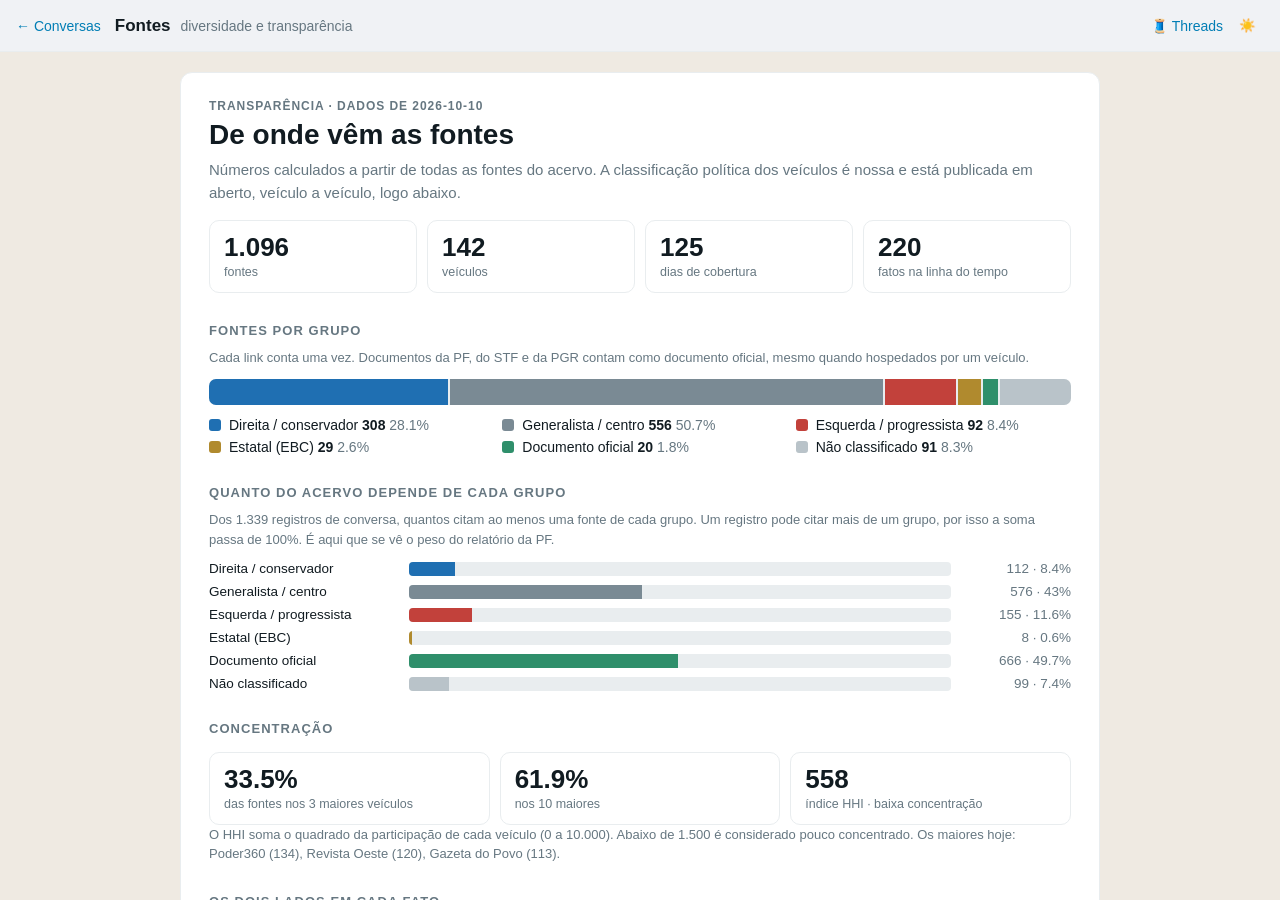
<file: diversidade.html>
<!DOCTYPE html>
<html lang="pt-BR">
<head>
  <meta charset="UTF-8">
  <meta name="viewport" content="width=device-width, initial-scale=1.0, viewport-fit=cover">
  <title>PelelecApp - Diversidade das fontes</title>
  <meta name="description" content="De onde vêm as fontes do PelelecApp: veículos, grupos, concentração e os dois lados de cada fato, com a classificação publicada em aberto.">
  <link rel="stylesheet" href="css/style.css?v=20260923_div2">
  <link rel="stylesheet" href="css/threads.css?v=20260923_div2">
  <link rel="stylesheet" href="css/diversidade.css?v=20260923_div2">
  <link rel="icon" href="data:image/svg+xml,<svg xmlns='http://www.w3.org/2000/svg' viewBox='0 0 100 100'><text y='.9em' font-size='90'>⚖️</text></svg>">
</head>
<body data-theme="light">
  <div class="th-app">
    <header class="th-top">
      <a class="th-home" href="index.html">← Conversas</a>
      <div class="th-brand"><strong>Fontes</strong> <span>diversidade e transparência</span></div>
      <div class="th-actions">
        <a class="th-home" href="threads.html">🧵 Threads</a>
        <button class="icon-btn" id="dvTheme" title="Alternar tema claro/escuro">☀️</button>
      </div>
    </header>
    <main class="dv-main" id="dvBody"></main>
  </div>
  <script src="js/data.js?v=20260923_div2"></script>
  <script src="js/veiculos.js?v=20260923_div2"></script>
  <script src="js/diversidade.js?v=20260923_div2"></script>
</body>
</html>
</file>
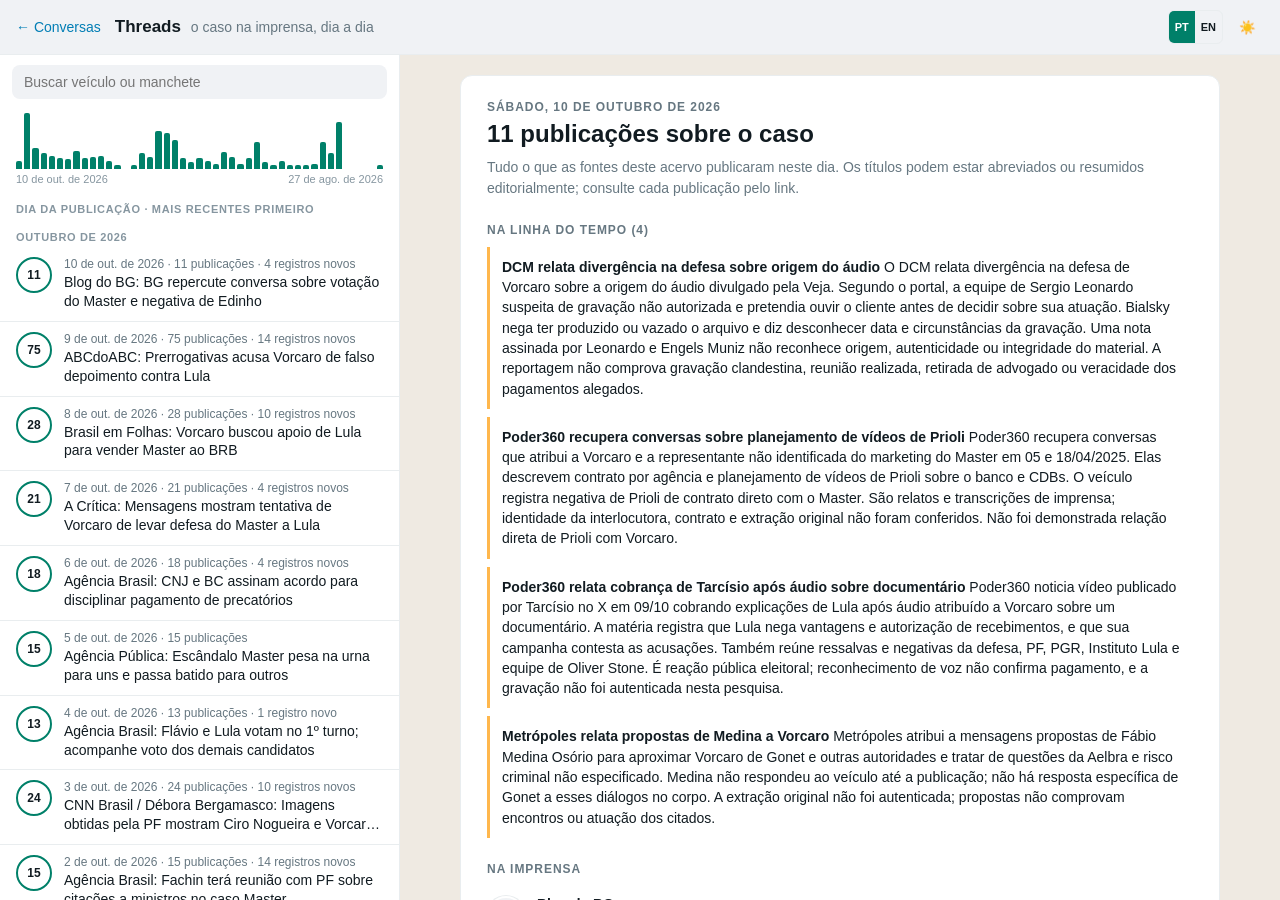
<file: threads.html>
<!DOCTYPE html>
<html lang="pt-BR">
<head>
  <meta charset="UTF-8">
  <meta name="viewport" content="width=device-width, initial-scale=1.0, viewport-fit=cover">
  <title>PelelecApp - Threads da imprensa</title>
  <meta name="description" content="Dia a dia, o que a imprensa e os documentos publicaram sobre as conversas de Daniel Vorcaro, com link para cada fonte.">
  <link rel="stylesheet" href="css/style.css?v=20260923_threads2">
  <link rel="stylesheet" href="css/threads.css?v=20260923_threads2">
  <link rel="icon" href="data:image/svg+xml,<svg xmlns='http://www.w3.org/2000/svg' viewBox='0 0 100 100'><text y='.9em' font-size='90'>🧵</text></svg>">
</head>
<body data-theme="light">
  <div class="th-app" id="thApp">
    <header class="th-top">
      <a class="th-home" href="index.html" data-i18n="back">← Conversas</a>
      <div class="th-brand"><strong>Threads</strong> <span data-i18n="subtitle">o caso na imprensa, dia a dia</span></div>
      <div class="th-actions">
        <div class="language-switch" role="group" aria-label="Idioma / Language"><button type="button" data-lang="pt" aria-pressed="true" title="Português">PT</button><button type="button" data-lang="en" aria-pressed="false" title="English">EN</button></div>
        <button class="icon-btn" id="thTheme" title="Alternar tema claro/escuro">☀️</button>
      </div>
    </header>
    <div class="th-main">
      <aside class="th-side">
        <div class="th-search"><input type="search" id="thQ" autocomplete="off" data-i18n-ph="search" placeholder="Buscar veículo ou manchete"></div>
        <div class="th-list" id="thList"></div>
      </aside>
      <main class="th-day" id="thDay"></main>
    </div>
  </div>
  <script src="js/data.js?v=75ff74f4c2ec1fdb"></script>
  <script src="js/threads.js?v=2586fc617677dfbe"></script>
</body>
</html>
</file>
<file: css/style.css>
/* ==========================================================================
   PelelecApp - Stylesheet Principal (WhatsApp Web Dark/Light Theme)
   ========================================================================== */

:root {
  --bg-app: #0c1317;
  --bg-sidebar: #111b21;
  --bg-sidebar-header: #202c33;
  --bg-chat-header: #202c33;
  --bg-chat: #0b141a;
  --bg-chat-input: #202c33;
  --bg-bubble-in: #202c33;
  --bg-bubble-out: #005c4b;
  --bg-bubble-hover: #182229;
  --bg-active-chat: #2a3942;
  --bg-hover-chat: #202c33;
  --text-primary: #e9edef;
  --text-secondary: #8696a0;
  --text-muted: #667781;
  --text-link: #53bdeb;
  --accent-green: #00a884;
  --accent-badge: #25d366;
  --accent-gold: #ffb74d;
  --accent-danger: #f15c6d;
  --border-color: #222e35;
  --icon-color: #aebac1;
  --ticks-blue: #53bdeb;
  --app-height: 100vh;
  --font-family: -apple-system, BlinkMacSystemFont, "Segoe UI", Roboto, "Helvetica Neue", Arial, sans-serif;
}

[data-theme="light"] {
  --bg-app: #e2e8f0;
  --bg-sidebar: #ffffff;
  --bg-sidebar-header: #f0f2f5;
  --bg-chat-header: #f0f2f5;
  --bg-chat: #efeae2;
  --bg-chat-input: #f0f2f5;
  --bg-bubble-in: #ffffff;
  --bg-bubble-out: #d9fdd3;
  --bg-bubble-hover: #f5f6f6;
  --bg-active-chat: #e9edef;
  --bg-hover-chat: #f5f6f6;
  --text-primary: #111b21;
  --text-secondary: #667781;
  --text-muted: #8696a0;
  --text-link: #027eb5;
  --accent-green: #008069;
  --accent-badge: #25d366;
  --border-color: #e9edef;
  --icon-color: #54656f;
  --ticks-blue: #53bdeb;
}

* {
  margin: 0;
  padding: 0;
  box-sizing: border-box;
}

body {
  font-family: var(--font-family);
  background-color: var(--bg-app);
  color: var(--text-primary);
  height: var(--app-height);
  overflow: hidden;
  display: flex;
  justify-content: center;
  align-items: center;
}

/* App Wrapper */
.app-container {
  width: 100vw;
  height: 100vh;
  max-width: 1700px;
  display: flex;
  flex-direction: column;
  background-color: var(--bg-sidebar);
  position: relative;
  overflow: hidden;
  box-shadow: 0 10px 40px rgba(0, 0, 0, 0.4);
}

@media (min-width: 1440px) {
  .app-container {
    height: 98vh;
    border-radius: 12px;
    border: 1px solid var(--border-color);
  }
}

/* ==========================================================================
   Banner / CTA de Anúncio: Brasília Survivors (www.brasiliasurvivors.com.br)
   ========================================================================== */
.game-promo-banner {
  background: linear-gradient(90deg, #ff007f 0%, #7928ca 35%, #101018 75%, #00f2fe 100%);
  background-size: 200% 200%;
  animation: gradientShift 8s ease infinite;
  padding: 8px 16px;
  display: flex;
  align-items: center;
  justify-content: space-between;
  color: #ffffff;
  font-size: 12.5px;
  z-index: 120;
  box-shadow: 0 2px 12px rgba(255, 0, 127, 0.35);
  border-bottom: 1px solid rgba(255, 255, 255, 0.2);
  flex-shrink: 0;
}

@keyframes gradientShift {
  0% { background-position: 0% 50%; }
  50% { background-position: 100% 50%; }
  100% { background-position: 0% 50%; }
}

.game-promo-left {
  display: flex;
  align-items: center;
  gap: 12px;
  min-width: 0;
}

.game-badge {
  background: #ffe600;
  color: #121212;
  font-size: 10.5px;
  font-weight: 900;
  padding: 3px 8px;
  border-radius: 4px;
  text-transform: uppercase;
  letter-spacing: 0.8px;
  box-shadow: 0 0 8px rgba(255, 230, 0, 0.6);
  white-space: nowrap;
}

.game-promo-text {
  font-weight: 600;
  white-space: nowrap;
  overflow: hidden;
  text-overflow: ellipsis;
  text-shadow: 0 1px 3px rgba(0, 0, 0, 0.8);
}

.game-promo-text strong {
  color: #ffe600;
}

.game-promo-right {
  display: flex;
  align-items: center;
  gap: 10px;
  flex-shrink: 0;
}

.game-play-cta-btn {
  background: #ffe600;
  color: #0d0d11;
  text-decoration: none;
  font-weight: 800;
  font-size: 12px;
  padding: 5px 14px;
  border-radius: 20px;
  display: inline-flex;
  align-items: center;
  gap: 6px;
  transition: all 0.2s cubic-bezier(0.175, 0.885, 0.32, 1.275);
  box-shadow: 0 0 14px rgba(255, 230, 0, 0.5);
  white-space: nowrap;
}

.game-play-cta-btn:hover {
  transform: scale(1.06);
  background: #ffffff;
  color: #ff007f;
  box-shadow: 0 0 20px rgba(255, 255, 255, 0.8);
}

.game-play-cta-btn:active {
  transform: scale(0.96);
}

.promo-text-short {
  display: none;
}

.cta-text-short {
  display: none;
}

.forensic-quick-mobile-btn {
  display: none;
}

.game-pulse-dot {
  width: 8px;
  height: 8px;
  background-color: #ff0055;
  border-radius: 50%;
  animation: pulseDot 1s infinite alternate;
}

@keyframes pulseDot {
  from { opacity: 0.4; transform: scale(0.8); }
  to { opacity: 1; transform: scale(1.2); }
}

/* Forensic Top Bar */
.forensic-banner {
  background: linear-gradient(90deg, #1b2838 0%, #172a1e 50%, #2e1a1a 100%);
  border-bottom: 1px solid #ffb74d40;
  padding: 6px 16px;
  display: flex;
  align-items: center;
  justify-content: space-between;
  font-size: 12px;
  color: #ffb74d;
  font-weight: 500;
  z-index: 100;
  user-select: none;
  flex-shrink: 0;
}

.forensic-banner .banner-left {
  display: flex;
  align-items: center;
  gap: 10px;
}

.forensic-banner .badge-pf {
  background-color: #ffb74d;
  color: #121212;
  font-weight: 900;
  padding: 2px 6px;
  border-radius: 4px;
  font-size: 10.5px;
  letter-spacing: 0.5px;
}

.forensic-banner .banner-right {
  display: flex;
  align-items: center;
  gap: 10px;
}

.forensic-toggle-btn {
  background: rgba(255, 183, 77, 0.15);
  border: 1px solid #ffb74d;
  color: #ffb74d;
  padding: 4px 10px;
  border-radius: 6px;
  cursor: pointer;
  font-size: 11.5px;
  font-weight: 600;
  display: flex;
  align-items: center;
  gap: 5px;
  transition: all 0.2s ease;
}

.forensic-toggle-btn:hover {
  background: rgba(255, 183, 77, 0.3);
}

.forensic-toggle-btn.active {
  background: #ffb74d;
  color: #111;
  box-shadow: 0 0 10px rgba(255, 183, 77, 0.6);
}

/* Main Layout: Sidebar & Chat */
.main-view {
  flex: 1 1 0%;
  min-height: 0;
  display: flex;
  overflow: hidden;
  position: relative;
  height: 100%;
}

/* Sidebar */
.sidebar {
  width: 420px;
  min-width: 360px;
  background-color: var(--bg-sidebar);
  border-right: 1px solid var(--border-color);
  display: flex;
  flex-direction: column;
  flex-shrink: 0;
  min-height: 0;
  height: 100%;
  transition: transform 0.3s ease;
  z-index: 10;
}

.sidebar-header {
  height: 60px;
  background-color: var(--bg-sidebar-header);
  padding: 10px 16px;
  display: flex;
  align-items: center;
  justify-content: space-between;
}

.sidebar-owner {
  display: flex;
  align-items: center;
  gap: 12px;
  cursor: pointer;
}

.owner-avatar {
  width: 40px;
  height: 40px;
  border-radius: 50%;
  background: linear-gradient(135deg, #1e88e5, #1565c0);
  color: #fff;
  display: flex;
  align-items: center;
  justify-content: center;
  font-weight: bold;
  font-size: 15px;
  border: 2px solid #ffb74d;
  position: relative;
}

.owner-badge {
  position: absolute;
  bottom: -2px;
  right: -2px;
  background: #f15c6d;
  color: #fff;
  font-size: 9px;
  padding: 1px 4px;
  border-radius: 6px;
  font-weight: bold;
}

.owner-info .owner-name {
  font-size: 14px;
  font-weight: 600;
  display: flex;
  align-items: center;
  gap: 6px;
}

.owner-info .owner-device {
  font-size: 11px;
  color: var(--text-secondary);
}

.sidebar-actions {
  display: flex;
  align-items: center;
  gap: 10px;
}

.icon-btn {
  background: none;
  border: none;
  color: var(--icon-color);
  cursor: pointer;
  padding: 8px;
  border-radius: 50%;
  display: flex;
  align-items: center;
  justify-content: center;
  transition: background 0.2s ease, color 0.2s ease;
}

.icon-btn:hover {
  background-color: rgba(255, 255, 255, 0.1);
  color: var(--text-primary);
}

/* Search Bar */
.sidebar-search {
  padding: 8px 14px;
  background-color: var(--bg-sidebar);
  border-bottom: 1px solid var(--border-color);
}

.search-input-wrapper {
  background-color: var(--bg-sidebar-header);
  border-radius: 8px;
  display: flex;
  align-items: center;
  padding: 6px 12px;
  gap: 10px;
}

.search-icon {
  color: var(--text-secondary);
  font-size: 14px;
}

.sidebar-search input {
  background: transparent;
  border: none;
  outline: none;
  color: var(--text-primary);
  font-size: 13px;
  width: 100%;
}

.sidebar-search input::placeholder {
  color: var(--text-muted);
}

.clear-search-btn {
  background: none;
  border: none;
  color: var(--text-secondary);
  cursor: pointer;
  display: none;
  font-size: 14px;
}

/* Category Filters */
.category-filter-bar {
  display: flex;
  gap: 6px;
  padding: 8px 14px;
  overflow-x: auto;
  scrollbar-width: none;
  border-bottom: 1px solid var(--border-color);
  background-color: var(--bg-sidebar);
}

.category-filter-bar::-webkit-scrollbar {
  display: none;
}

.filter-pill {
  background-color: var(--bg-sidebar-header);
  color: var(--text-secondary);
  border: 1px solid transparent;
  border-radius: 16px;
  padding: 4px 10px;
  font-size: 12px;
  white-space: nowrap;
  cursor: pointer;
  transition: all 0.2s ease;
}

.filter-pill:hover {
  color: var(--text-primary);
}

.filter-pill.active {
  background-color: rgba(0, 168, 132, 0.2);
  color: var(--accent-green);
  border-color: var(--accent-green);
  font-weight: 600;
}

/* Contact List */
.contact-list {
  flex: 1;
  overflow-y: auto;
  list-style: none;
}

.contact-list::-webkit-scrollbar {
  width: 6px;
}

.contact-list::-webkit-scrollbar-thumb {
  background: rgba(255, 255, 255, 0.15);
  border-radius: 3px;
}

.contact-item {
  display: flex;
  align-items: center;
  padding: 12px 16px;
  gap: 14px;
  cursor: pointer;
  border-bottom: 1px solid rgba(255, 255, 255, 0.04);
  transition: background-color 0.15s ease;
  position: relative;
}

.contact-item:hover {
  background-color: var(--bg-hover-chat);
}

.contact-item.active {
  background-color: var(--bg-active-chat);
}

.contact-avatar {
  width: 48px;
  height: 48px;
  border-radius: 50%;
  display: flex;
  align-items: center;
  justify-content: center;
  font-weight: bold;
  font-size: 17px;
  color: #fff;
  flex-shrink: 0;
  position: relative;
  background-size: cover;
  background-position: center;
  overflow: hidden;
}

.avatar-img {
  width: 100%;
  height: 100%;
  border-radius: 50%;
  object-fit: cover;
  display: block;
}

.avatar-fallback {
  width: 100%;
  height: 100%;
  border-radius: 50%;
  display: flex;
  align-items: center;
  justify-content: center;
  font-weight: bold;
}

.contact-avatar .avatar-online-dot {
  position: absolute;
  bottom: 1px;
  right: 1px;
  width: 12px;
  height: 12px;
  border-radius: 50%;
  background-color: var(--accent-badge);
  border: 2px solid var(--bg-sidebar);
}

.contact-content {
  flex: 1;
  min-width: 0;
}

.contact-top-row {
  display: flex;
  justify-content: space-between;
  align-items: baseline;
  margin-bottom: 4px;
}

.contact-name {
  font-size: 15px;
  font-weight: 600;
  color: var(--text-primary);
  white-space: nowrap;
  overflow: hidden;
  text-overflow: ellipsis;
}

.contact-time {
  font-size: 11px;
  color: var(--text-secondary);
}

.contact-bottom-row {
  display: flex;
  justify-content: space-between;
  align-items: center;
}

.contact-preview {
  font-size: 13px;
  color: var(--text-secondary);
  white-space: nowrap;
  overflow: hidden;
  text-overflow: ellipsis;
  max-width: 240px;
}

.contact-badges {
  display: flex;
  align-items: center;
  gap: 6px;
}

.pin-icon {
  color: var(--text-muted);
  font-size: 12px;
}

.unread-badge {
  background-color: var(--accent-badge);
  color: #111;
  font-size: 11px;
  font-weight: 700;
  padding: 1px 6px;
  border-radius: 10px;
  min-width: 18px;
  text-align: center;
}

/* Chat Panel */
.chat-panel {
  flex: 1;
  display: flex;
  flex-direction: column;
  background-color: var(--bg-chat);
  position: relative;
  overflow: hidden;
}

/* Chat Header */
.chat-header {
  height: 60px;
  background-color: var(--bg-chat-header);
  padding: 10px 16px;
  display: flex;
  align-items: center;
  justify-content: space-between;
  border-bottom: 1px solid var(--border-color);
  z-index: 5;
}

.chat-header-left {
  display: flex;
  align-items: center;
  gap: 12px;
  cursor: pointer;
}

.back-btn-mobile {
  display: none;
  background: none;
  border: none;
  color: var(--icon-color);
  font-size: 18px;
  cursor: pointer;
  padding: 4px;
}

.chat-header-avatar {
  width: 40px;
  height: 40px;
  border-radius: 50%;
  display: flex;
  align-items: center;
  justify-content: center;
  color: #fff;
  font-weight: bold;
  font-size: 15px;
  overflow: hidden;
  position: relative;
}

.chat-header-info {
  display: flex;
  flex-direction: column;
}

.chat-header-name {
  font-size: 15px;
  font-weight: 600;
  color: var(--text-primary);
}

.chat-header-status {
  font-size: 12px;
  color: var(--text-secondary);
}

.chat-header-actions {
  display: flex;
  align-items: center;
  gap: 8px;
}

.source-btn-header {
  background: rgba(83, 189, 235, 0.15);
  border: 1px solid var(--text-link);
  color: var(--text-link);
  padding: 4px 10px;
  border-radius: 14px;
  font-size: 12px;
  font-weight: 600;
  cursor: pointer;
  display: flex;
  align-items: center;
  gap: 5px;
  transition: all 0.2s ease;
}

.source-btn-header:hover {
  background: var(--text-link);
  color: #111;
}

/* Chat Messages Stream */
.chat-messages {
  flex: 1;
  overflow-y: auto;
  padding: 18px 24px;
  display: flex;
  flex-direction: column;
  gap: 8px;
  background-color: var(--bg-chat);
  background-image: radial-gradient(rgba(255, 255, 255, 0.03) 1px, transparent 0);
  background-size: 24px 24px;
}

.chat-messages::-webkit-scrollbar {
  width: 6px;
}

.chat-messages::-webkit-scrollbar-thumb {
  background: rgba(255, 255, 255, 0.15);
  border-radius: 3px;
}

/* Date Pill & Encryption Notice */
.system-pill {
  align-self: center;
  background-color: #182229;
  color: var(--text-secondary);
  font-size: 11px;
  font-weight: 500;
  padding: 5px 12px;
  border-radius: 8px;
  margin: 8px 0;
  box-shadow: 0 1px 3px rgba(0, 0, 0, 0.2);
  max-width: 85%;
  text-align: center;
}

.encryption-pill {
  background-color: #1f2c34;
  color: #ffd279;
  border: 1px solid #ffd27933;
  display: flex;
  align-items: center;
  gap: 6px;
  padding: 6px 14px;
  font-size: 11px;
  line-height: 1.4;
  max-width: 500px;
}

/* Message Bubble */
.message-row {
  display: flex;
  width: 100%;
  margin-bottom: 2px;
}

.message-row.me {
  justify-content: flex-end;
}

.message-row.them {
  justify-content: flex-start;
}

.message-bubble {
  max-width: 68%;
  padding: 8px 12px;
  border-radius: 8px;
  font-size: 14.2px;
  line-height: 1.42;
  position: relative;
  word-wrap: break-word;
  box-shadow: 0 1px 2px rgba(0, 0, 0, 0.2);
}

.message-row.them .message-bubble {
  background-color: var(--bg-bubble-in);
  border-top-left-radius: 0px;
}

.message-row.me .message-bubble {
  background-color: var(--bg-bubble-out);
  border-top-right-radius: 0px;
}

.message-text {
  color: var(--text-primary);
}

.message-meta {
  display: flex;
  align-items: center;
  justify-content: flex-end;
  gap: 4px;
  font-size: 11px;
  color: var(--text-muted);
  margin-top: 4px;
  float: right;
  margin-left: 8px;
  user-select: none;
}

.message-row.me .message-meta {
  color: rgba(255, 255, 255, 0.6);
}

.ticks-blue {
  color: var(--ticks-blue);
  font-size: 13px;
}

/* Iconic / Viral Highlights */
.message-bubble.iconic-quote {
  border: 1px solid #ffb74d;
  box-shadow: 0 0 12px rgba(255, 183, 77, 0.3);
}

.iconic-badge {
  display: inline-block;
  background: #ffb74d;
  color: #111;
  font-size: 10px;
  font-weight: 800;
  padding: 2px 6px;
  border-radius: 4px;
  margin-bottom: 6px;
  text-transform: uppercase;
}

/* Chat Input Bar */
.chat-input-bar {
  min-height: 62px;
  background-color: var(--bg-chat-input);
  padding: 8px 16px;
  display: flex;
  align-items: center;
  gap: 12px;
  border-top: 1px solid var(--border-color);
}

.input-actions {
  display: flex;
  align-items: center;
  gap: 4px;
}

.chat-input-wrapper {
  flex: 1;
  background-color: var(--bg-sidebar);
  border-radius: 8px;
  padding: 9px 14px;
  display: flex;
  align-items: center;
}

.chat-input-wrapper input {
  width: 100%;
  background: transparent;
  border: none;
  outline: none;
  color: var(--text-primary);
  font-size: 14px;
}

.chat-input-wrapper input::placeholder {
  color: var(--text-muted);
}

.send-btn {
  background-color: var(--accent-green);
  border: none;
  color: #fff;
  width: 40px;
  height: 40px;
  border-radius: 50%;
  display: flex;
  align-items: center;
  justify-content: center;
  cursor: pointer;
  transition: transform 0.15s ease, background-color 0.2s;
}

.send-btn:hover {
  transform: scale(1.05);
}

.send-btn:active {
  transform: scale(0.95);
}

/* Right Detail Drawer (Info on Contact) */
.detail-drawer {
  width: 380px;
  background-color: var(--bg-sidebar);
  border-left: 1px solid var(--border-color);
  display: flex;
  flex-direction: column;
  position: absolute;
  right: -380px;
  top: 0;
  bottom: 0;
  z-index: 20;
  transition: right 0.3s cubic-bezier(0.16, 1, 0.3, 1);
  box-shadow: -4px 0 20px rgba(0, 0, 0, 0.4);
}

.detail-drawer.open {
  right: 0;
}

.drawer-header {
  height: 60px;
  background-color: var(--bg-sidebar-header);
  display: flex;
  align-items: center;
  padding: 0 16px;
  gap: 16px;
  font-size: 16px;
  font-weight: 600;
}

.drawer-body {
  flex: 1;
  overflow-y: auto;
  padding: 20px 16px;
  display: flex;
  flex-direction: column;
  gap: 20px;
}

.drawer-profile-card {
  display: flex;
  flex-direction: column;
  align-items: center;
  text-align: center;
  gap: 10px;
}

.drawer-avatar {
  width: 110px;
  height: 110px;
  border-radius: 50%;
  font-size: 38px;
  display: flex;
  align-items: center;
  justify-content: center;
  color: #fff;
  font-weight: bold;
  border: 3px solid var(--border-color);
  overflow: hidden;
  position: relative;
}

.drawer-title {
  font-size: 18px;
  font-weight: 700;
}

.drawer-subtitle {
  font-size: 13px;
  color: var(--text-secondary);
}

.drawer-section {
  background-color: var(--bg-sidebar-header);
  border-radius: 10px;
  padding: 14px;
}

.drawer-section-title {
  font-size: 12px;
  font-weight: 700;
  text-transform: uppercase;
  color: var(--accent-gold);
  margin-bottom: 8px;
  display: flex;
  align-items: center;
  gap: 6px;
}

.drawer-section-content {
  font-size: 13px;
  line-height: 1.5;
  color: var(--text-primary);
}

/* Responsive Rules */
@media (max-width: 900px) {
  html, body {
    height: 100%;
    height: 100dvh;
    width: 100%;
    position: fixed;
    top: 0;
    left: 0;
    overflow: hidden;
    touch-action: pan-y;
  }

  .app-container {
    height: 100%;
    height: 100dvh;
    border-radius: 0;
    border: none;
    overflow: hidden;
  }

  /* When inside a chat on mobile, HIDE the top banners so the chat gets 100% full screen */
  .app-container.chat-active .game-promo-banner,
  .app-container.chat-active .forensic-banner {
    display: none !important;
  }

  /* Ultra Sleek Game Promo Banner Mobile (Single-line ticker) */
  .game-promo-banner {
    padding: 5px 10px;
    gap: 8px;
    flex-wrap: nowrap;
    min-height: 36px;
    align-items: center;
  }

  .game-promo-left {
    gap: 6px;
    min-width: 0;
    flex: 1;
    overflow: hidden;
  }

  .game-badge {
    font-size: 9.5px;
    padding: 2px 6px;
    flex-shrink: 0;
  }

  .promo-text-full {
    display: none !important;
  }

  .promo-text-short {
    display: inline !important;
    font-size: 11px;
    white-space: nowrap;
    overflow: hidden;
    text-overflow: ellipsis;
    line-height: 1.2;
  }

  .game-promo-right {
    width: auto;
    flex-shrink: 0;
    gap: 0;
  }

  .game-pulse-dot {
    display: none;
  }

  .game-play-cta-btn {
    width: auto;
    justify-content: center;
    padding: 4px 10px;
    font-size: 11px;
    white-space: nowrap;
  }

  .cta-text-full {
    display: none !important;
  }

  .cta-text-short {
    display: inline !important;
  }

  /* Ultra Sleek Forensic Banner Mobile (Single-line ticker) */
  .forensic-banner {
    padding: 4px 10px;
    flex-wrap: nowrap;
    gap: 6px;
    min-height: 32px;
    align-items: center;
  }

  .forensic-banner .banner-left {
    font-size: 11px;
    width: auto;
    flex: 1;
    min-width: 0;
    white-space: nowrap;
    overflow: hidden;
    text-overflow: ellipsis;
    line-height: 1.2;
  }

  .banner-title-text {
    font-size: 11px;
    white-space: nowrap;
  }

  .forensic-banner .badge-pf {
    font-size: 9.5px;
    padding: 1px 5px;
  }

  .forensic-banner .banner-right {
    width: auto;
    flex-shrink: 0;
    justify-content: flex-end;
    gap: 4px;
  }

  .stat-500gb {
    display: none !important;
  }

  .forensic-toggle-btn {
    font-size: 10px;
    padding: 3px 7px;
    flex: none;
    white-space: nowrap;
  }

  /* Main Layout & Switch between Sidebar and Chat Panel */
  .main-view {
    flex: 1 1 0%;
    min-height: 0;
    height: 100%;
    overflow: hidden;
    display: flex;
  }

  .sidebar {
    width: 100%;
    min-width: 100%;
    display: flex;
    flex-direction: column;
    flex: 1 1 0%;
    min-height: 0;
    height: 100%;
    overflow: hidden;
  }

  .chat-panel {
    display: none;
    width: 100%;
    min-width: 100%;
    flex-direction: column;
    flex: 1 1 0%;
    min-height: 0;
    height: 100%;
    overflow: hidden;
  }

  .app-container.chat-active .sidebar {
    display: none !important;
  }

  .app-container.chat-active .chat-panel {
    display: flex !important;
  }

  /* Contact List on Mobile */
  .contact-list {
    flex: 1 1 0%;
    min-height: 0;
    overflow-y: auto;
    -webkit-overflow-scrolling: touch;
    touch-action: pan-y;
  }

  .contact-item {
    padding: 10px 14px;
    gap: 12px;
    touch-action: manipulation;
    -webkit-tap-highlight-color: rgba(255, 255, 255, 0.12);
    user-select: none;
    cursor: pointer;
  }

  .contact-item:active {
    background-color: var(--bg-hover-chat);
  }

  .contact-avatar {
    width: 44px;
    height: 44px;
    font-size: 15px;
    flex-shrink: 0;
  }

  /* Mobile WhatsApp-Style Back Button */
  .back-btn-mobile {
    display: flex !important;
    align-items: center;
    justify-content: center;
    width: 40px;
    height: 40px;
    margin-right: 2px;
    background: transparent;
    border: none;
    color: var(--icon-color);
    cursor: pointer;
    border-radius: 50%;
    flex-shrink: 0;
    touch-action: manipulation;
    -webkit-tap-highlight-color: rgba(255, 255, 255, 0.2);
  }

  .back-btn-mobile:active {
    background-color: rgba(255, 255, 255, 0.15);
  }

  .chat-header {
    padding: 6px 10px;
    height: 56px;
    flex-shrink: 0;
    gap: 8px;
  }

  .chat-header-left {
    min-width: 0;
    flex: 1;
    gap: 10px;
  }

  .chat-header-avatar {
    width: 38px;
    height: 38px;
    font-size: 13.5px;
    flex-shrink: 0;
  }

  .chat-header-name {
    font-size: 14px;
    max-width: 130px;
    white-space: nowrap;
    overflow: hidden;
    text-overflow: ellipsis;
  }

  .chat-header-status {
    font-size: 11px;
    white-space: nowrap;
  }

  .chat-header-actions {
    display: flex;
    align-items: center;
    gap: 4px;
    flex-shrink: 0;
  }

  .forensic-quick-mobile-btn {
    display: flex !important;
    align-items: center;
    justify-content: center;
    background: rgba(255, 183, 77, 0.15);
    border: 1px solid rgba(255, 183, 77, 0.4);
    border-radius: 6px;
    color: #ffb74d;
    font-size: 14px;
    width: 32px;
    height: 32px;
    cursor: pointer;
    touch-action: manipulation;
  }

  .source-btn-header {
    padding: 4px 8px;
    font-size: 11px;
    border-radius: 6px;
  }

  .source-btn-header span {
    display: inline;
  }

  .source-btn-header .source-btn-text {
    display: inline;
  }

  /* Messages Container on Mobile */
  .chat-messages {
    flex: 1 1 0%;
    min-height: 0;
    padding: 10px 8px;
    gap: 6px;
    overflow-y: auto;
    -webkit-overflow-scrolling: touch;
    touch-action: pan-y;
  }

  .message-bubble {
    max-width: 88%;
    font-size: 13.5px;
    padding: 7px 10px;
  }

  /* Input Bar pinned properly with Safe Area */
  .chat-input-bar {
    flex-shrink: 0;
    min-height: 52px;
    padding: 6px 8px;
    padding-bottom: max(6px, env(safe-area-inset-bottom, 6px));
    background-color: var(--bg-chat-input);
  }

  .detail-drawer {
    width: 100vw;
    right: -100vw;
  }
}

/* Contraste dos metadados no tema claro; sem mudança de geometria. */
body[data-theme="light"] .message-row.me .message-meta { color: #526456; }
.media-caption-text a { color: #8adfff; }

/* Recomendação do criador: fora das conversas, sem visual de mensagem ou alerta. */
.creator-project-list { list-style: none; padding: 20px 14px; border-top: 1px solid var(--border-color); }
.creator-project { padding: 16px; border: 1px solid var(--border-color); border-radius: 10px; background: var(--bg-sidebar); color: var(--text-primary); }
.creator-project-label { margin: 0 0 14px; color: var(--text-secondary); font-size: 11px; line-height: 1.5; font-weight: 600; }
.creator-project-main { display: grid; grid-template-columns: 92px minmax(0, 1fr); gap: 14px; align-items: start; }
.creator-project-shot { display: block; width: 100%; height: auto; border: 1px solid var(--border-color); border-radius: 5px; }
.creator-project-copy h3 { margin: 0 0 8px; font-size: 18px; line-height: 1.25; font-weight: 650; }
.creator-project-copy p { margin: 0 0 10px; font-size: 13px; line-height: 1.5; }
.creator-project-copy .creator-project-domain { font-size: 11px; overflow-wrap: anywhere; }
.creator-project-copy .creator-project-format { font-size: 11px; color: var(--text-secondary); }
.creator-project-link { display: inline-flex; align-items: center; justify-content: center; min-height: 44px; padding: 9px 12px; border: 1px solid var(--icon-color); border-radius: 6px; color: var(--text-primary); font-size: 12px; font-weight: 600; line-height: 1.4; text-decoration: none; }
.creator-project-link:hover { background: var(--bg-hover-chat); }
.creator-project-link:focus-visible { outline: 2px solid var(--text-link); outline-offset: 3px; }
.creator-project-note, .creator-project-credit { margin: 12px 0 0; color: var(--text-secondary); font-size: 11px; line-height: 1.5; }
.creator-project-credit { margin-top: 4px; font-size: 10px; }
#creatorProjects { margin-top: 22px; }
@media (max-width: 360px) {
  .creator-project { padding: 12px; }
  .creator-project-main { grid-template-columns: 76px minmax(0, 1fr); gap: 10px; }
}

.language-switch { display: inline-flex; border: 1px solid var(--border-color, #8696a0); border-radius: 6px; overflow: hidden; flex-shrink: 0; }
.language-switch button { border: 0; padding: 7px 6px; min-height: 32px; background: transparent; color: var(--text-primary); font-family: inherit; font-size: 11px; font-weight: 700; cursor: pointer; }
.language-switch button[aria-pressed="true"] { background: var(--accent-green); color: #fff; }
.language-switch button:focus-visible { outline: 2px solid #b87900; outline-offset: -2px; }
.language-mobile { display: none; }
@media (max-width: 900px) {
  .language-mobile { display: block; }
  .sidebar-actions { gap: 4px; }
  .chat-header-info { min-width: 0; }
  .chat-header-name, .chat-header-status { overflow: hidden; text-overflow: ellipsis; white-space: nowrap; }
}

@media (max-width: 600px) {
  .source-btn-header .source-btn-text { display: none; }
  .source-btn-header { min-width: 32px; min-height: 32px; justify-content: center; }
}

/* Second 256px frame of the original 4 × 2 combat sheet: Pudim punching. */
.pudim-combat-avatar { display: block; width: 100%; height: 100%; background-image: url('../assets/promo/pudim-combat.webp'); background-size: 400% 200%; background-position: 33.333333% 0; background-repeat: no-repeat; }

.published-photo { margin: 12px 0 8px; width: min(100%, 600px); }
.published-photo img { display: block; max-width: 100%; width: 100%; height: auto; object-fit: contain; border-radius: 8px; }
.published-photo img[hidden], .photo-unavailable[hidden] { display: none; }
.published-photo figcaption, .photo-unavailable { margin-top: 6px; font-size: 11px; line-height: 1.5; color: var(--text-secondary); }

/* Documentary metadata uses the existing chat surfaces. Evidence keeps its original wording. */
.message-text, .record-details p, .archive-context p { white-space: pre-wrap; overflow-wrap: anywhere; }
.evidence-status { margin-top: 6px; font-size: 11px; color: var(--text-secondary); }
.record-details { margin: 8px 0; font-size: 12px; line-height: 1.5; }
.record-details summary, .archive-context summary { cursor: pointer; }
.archive-context { margin: 10px 12px 18px; padding: 12px; background: var(--bg-secondary, #fff); color: var(--text-primary); border: 1px solid var(--border-color); border-radius: 8px; font-size: 12px; }
.archive-context p { margin: 8px 0; }
.attribution-notice { font-weight: 700; }
.documentary-event { max-width: 90%; text-align: left; }
.original-language-note { display: none; font-size: 11px; color: var(--text-secondary); }
html[lang="en"] .original-language-note { display: block; }
.evidence-status { color: var(--text-primary); }
.attribution-notice { color: #f8fafc; }
</file>
<file: css/threads.css>
/* Threads: cobertura por dia. Usa as variáveis de tema de style.css. */
.th-app { width: 100%; min-width: 0; max-width: 100vw; height: 100vh; height: 100dvh; display: flex; flex-direction: column; background: var(--bg-app); color: var(--text-primary); font-family: var(--font-family); }
.th-top { display: flex; align-items: center; gap: 14px; padding: 10px 16px; background: var(--bg-sidebar-header); border-bottom: 1px solid var(--border-color); }
.th-home { color: var(--text-link); text-decoration: none; font-size: 14px; white-space: nowrap; }
.th-brand { flex: 1; min-width: 0; font-size: 14px; color: var(--text-secondary); white-space: nowrap; overflow: hidden; text-overflow: ellipsis; }
.th-brand strong { color: var(--text-primary); font-size: 17px; margin-right: 6px; }
.th-actions { display: flex; align-items: center; gap: 8px; }
.th-main { flex: 1; min-height: 0; display: grid; grid-template-columns: minmax(300px, 400px) 1fr; }
.th-side { display: flex; flex-direction: column; min-height: 0; background: var(--bg-sidebar); border-right: 1px solid var(--border-color); }
.th-search { padding: 10px 12px; }
.th-search input { width: 100%; box-sizing: border-box; padding: 9px 12px; border-radius: 8px; border: 0; background: var(--bg-sidebar-header); color: var(--text-primary); font: inherit; font-size: 14px; }
.th-list { flex: 1; overflow-y: auto; padding-bottom: 16px; }
.th-vol { display: flex; align-items: flex-end; gap: 2px; height: 56px; margin: 4px 16px 0; }
.th-col { flex: 1; height: 100%; display: flex; align-items: flex-end; min-width: 0; }
.th-bar { display: block; width: 100%; border-radius: 2px 2px 0 0; background: var(--border-color); }
a.th-col .th-bar { background: var(--accent-green); }
a.th-col:hover .th-bar, a.th-col[aria-current="true"] .th-bar { background: var(--accent-gold); }
.th-axis { display: flex; justify-content: space-between; margin: 4px 16px 6px; font-size: 11px; color: var(--text-muted); }
.th-sep { padding: 12px 16px 4px; font-size: 11px; font-weight: 600; letter-spacing: .06em; text-transform: uppercase; color: var(--text-muted); }
.th-item { display: flex; gap: 12px; padding: 10px 16px; color: inherit; text-decoration: none; border-bottom: 1px solid var(--border-color); }
.th-item:hover { background: var(--bg-hover-chat); }
.th-item[aria-current="true"] { background: var(--bg-active-chat); }
.th-ring { flex: none; width: 36px; height: 36px; border-radius: 50%; display: grid; place-items: center; border: 2.5px solid var(--accent-green); font-size: 12px; font-weight: 700; }
.th-item-body { flex: 1; min-width: 0; }
.th-item-date { display: block; font-size: 12px; color: var(--text-secondary); }
.th-item-title { display: -webkit-box; -webkit-line-clamp: 2; -webkit-box-orient: vertical; overflow: hidden; margin-top: 2px; font-size: 14px; line-height: 1.35; }
.th-empty, .th-placeholder { padding: 32px 16px; text-align: center; color: var(--text-secondary); }
.th-day { overflow-y: auto; background: var(--bg-chat); }
.th-card { max-width: 760px; margin: 20px auto; padding: 24px 26px 28px; background: var(--bg-sidebar); border: 1px solid var(--border-color); border-radius: 12px; }
.th-back { display: none; color: var(--text-link); text-decoration: none; font-size: 22px; }
.th-kicker { font-size: 12px; font-weight: 600; letter-spacing: .08em; text-transform: uppercase; color: var(--text-secondary); }
.th-card h1 { margin: 6px 0 8px; font-size: 24px; line-height: 1.2; }
.th-card h2 { margin: 24px 0 10px; font-size: 12px; letter-spacing: .08em; text-transform: uppercase; color: var(--text-secondary); }
.th-lead, .th-note { margin: 0; font-size: 14px; line-height: 1.5; color: var(--text-secondary); }
.th-note { margin-bottom: 10px; font-size: 13px; }
.th-facts { display: flex; flex-direction: column; gap: 8px; }
.th-fact { padding: 10px 12px; border-left: 3px solid var(--accent-gold); background: var(--bg-bubble-in); border-radius: 0 8px 8px 0; font-size: 14px; line-height: 1.45; }
.th-thread { list-style: none; margin: 0; padding: 0; position: relative; }
.th-thread::before { content: ""; position: absolute; left: 18px; top: 20px; bottom: 20px; width: 2px; background: var(--border-color); }
.th-post { position: relative; display: flex; gap: 12px; padding: 10px 0; }
.th-av { flex: none; z-index: 1; width: 38px; height: 38px; border-radius: 50%; display: grid; place-items: center; background: var(--bg-sidebar-header); border: 2px solid var(--bg-sidebar); box-shadow: 0 0 0 1px var(--border-color); font-size: 12px; font-weight: 700; color: var(--text-secondary); }
.th-post-body { flex: 1; min-width: 0; }
.th-post-head { display: flex; align-items: center; gap: 8px; flex-wrap: wrap; font-size: 14px; }
.th-post-title { display: block; margin-top: 2px; font-size: 16px; line-height: 1.38; color: var(--text-primary); text-decoration: none; overflow-wrap: anywhere; }
.th-post-title:hover { text-decoration: underline; color: var(--text-link); }
.th-post-meta { margin-top: 3px; font-size: 12px; color: var(--text-muted); }
.th-chip { display: inline-block; padding: 1px 7px; border-radius: 999px; background: var(--bg-sidebar-header); font-size: 11px; font-weight: 600; color: var(--text-secondary); }
.th-chip.th-summary, .th-chip.th-media { font-style: italic; }
.th-recs { display: flex; flex-direction: column; gap: 8px; }
.th-rec { display: block; padding: 9px 12px; border-radius: 8px; background: var(--bg-bubble-in); border: 1px solid var(--border-color); color: inherit; text-decoration: none; }
.th-rec:hover { border-color: var(--accent-green); }
.th-rec-head { display: block; font-size: 12px; color: var(--text-secondary); margin-bottom: 3px; }
.th-rec-text { font-size: 14px; line-height: 1.4; }
.th-more summary { cursor: pointer; padding: 10px 0; font-size: 13px; font-weight: 600; color: var(--text-link); }
.th-nav { display: flex; justify-content: space-between; gap: 8px; margin-top: 24px; }
.th-nav a { color: var(--text-link); text-decoration: none; font-size: 14px; }

@media (max-width: 900px) {
  .th-main { grid-template-columns: minmax(0, 1fr); }
  .th-day { display: none; }
  .th-app.show-day .th-side { display: none; }
  .th-app.show-day .th-day { display: block; }
  .th-card { margin: 0; border-radius: 0; border: 0; padding: 16px 16px 28px; min-height: 100%; box-sizing: border-box; }
  .th-back { display: inline-block; margin-bottom: 6px; }
  .th-brand span { display: none; }
}
</file>
<file: css/diversidade.css>
/* Diversidade das fontes. Usa as variáveis de tema de style.css e o topo de threads.css. */
.dv-main { flex: 1; overflow-y: auto; background: var(--bg-chat); }
.dv-card { max-width: 920px; margin: 20px auto; padding: 26px 28px 32px; background: var(--bg-sidebar); border: 1px solid var(--border-color); border-radius: 12px; }
.dv-kicker { font-size: 12px; font-weight: 600; letter-spacing: .08em; text-transform: uppercase; color: var(--text-secondary); }
.dv-card h1 { margin: 6px 0 8px; font-size: 28px; line-height: 1.15; }
.dv-card h2 { margin: 30px 0 10px; font-size: 13px; letter-spacing: .08em; text-transform: uppercase; color: var(--text-secondary); }
.dv-lead { margin: 0; font-size: 15px; line-height: 1.5; color: var(--text-secondary); }
.dv-note { margin: 0 0 12px; font-size: 13px; line-height: 1.5; color: var(--text-secondary); }
.dv-stats { display: grid; grid-template-columns: repeat(auto-fit, minmax(150px, 1fr)); gap: 10px; margin-top: 16px; }
.dv-stat { padding: 12px 14px; border: 1px solid var(--border-color); border-radius: 10px; background: var(--bg-bubble-in); }
.dv-stat b { display: block; font-size: 26px; line-height: 1.1; }
.dv-stat span { font-size: 12.5px; color: var(--text-secondary); }
.dv-stack { display: flex; height: 26px; border-radius: 7px; overflow: hidden; gap: 2px; background: var(--border-color); }
.dv-stack span { display: block; height: 100%; min-width: 3px; }
.dv-legend { list-style: none; padding: 0; margin: 12px 0 0; display: grid; grid-template-columns: repeat(auto-fit, minmax(240px, 1fr)); gap: 6px 18px; font-size: 14px; }
.dv-legend i { display: inline-block; width: 12px; height: 12px; border-radius: 3px; margin-right: 8px; vertical-align: -1px; }
.dv-legend span { color: var(--text-secondary); }
.dv-bars { display: grid; gap: 8px; }
.dv-bar-row { display: grid; grid-template-columns: 190px 1fr 110px; gap: 10px; align-items: center; font-size: 13.5px; }
.dv-bar { height: 14px; border-radius: 4px; background: var(--border-color); overflow: hidden; }
.dv-bar span { display: block; height: 100%; }
.dv-bar-val { text-align: right; color: var(--text-secondary); font-variant-numeric: tabular-nums; }
.dv-split { display: grid; grid-template-columns: repeat(3, 1fr); gap: 12px; margin-top: 12px; font-size: 13.5px; }
.dv-split summary { cursor: pointer; color: var(--text-link); margin-top: 4px; }
.dv-facts { margin: 6px 0 0; padding-left: 16px; }
.dv-facts li { margin: 3px 0; }
.dv-facts a { color: inherit; }
.dv-filters { display: flex; flex-wrap: wrap; gap: 6px; margin-bottom: 10px; }
.dv-filters button { border: 1px solid var(--border-color); background: var(--bg-bubble-in); color: var(--text-primary); border-radius: 999px; padding: 5px 11px; font: inherit; font-size: 12.5px; cursor: pointer; }
.dv-filters button[aria-pressed="true"] { background: var(--accent-green); border-color: var(--accent-green); color: #fff; }
.dv-table-wrap { overflow-x: auto; border: 1px solid var(--border-color); border-radius: 10px; }
.dv-table { width: 100%; border-collapse: collapse; font-size: 13.5px; }
.dv-table th, .dv-table td { padding: 8px 10px; text-align: left; border-bottom: 1px solid var(--border-color); white-space: nowrap; }
.dv-table th { position: sticky; top: 0; background: var(--bg-sidebar-header); font-size: 12px; color: var(--text-secondary); }
.dv-table td:nth-child(n+3), .dv-table th:nth-child(n+3) { text-align: right; font-variant-numeric: tabular-nums; }
.dv-chip { display: inline-flex; align-items: center; gap: 6px; font-size: 12px; }
.dv-chip::before { content: ""; width: 9px; height: 9px; border-radius: 50%; background: var(--c); }
.dv-limits { padding-left: 18px; font-size: 14px; line-height: 1.55; }
.dv-limits a { color: var(--text-link); }

@media (max-width: 900px) {
  .dv-card { margin: 0; border: 0; border-radius: 0; padding: 18px 16px 28px; }
  .dv-bar-row { grid-template-columns: 1fr 90px; }
  .dv-bar-label { grid-column: 1 / -1; }
  .dv-split { grid-template-columns: 1fr; }
  .th-actions .th-home { display: none; }
}
</file>
